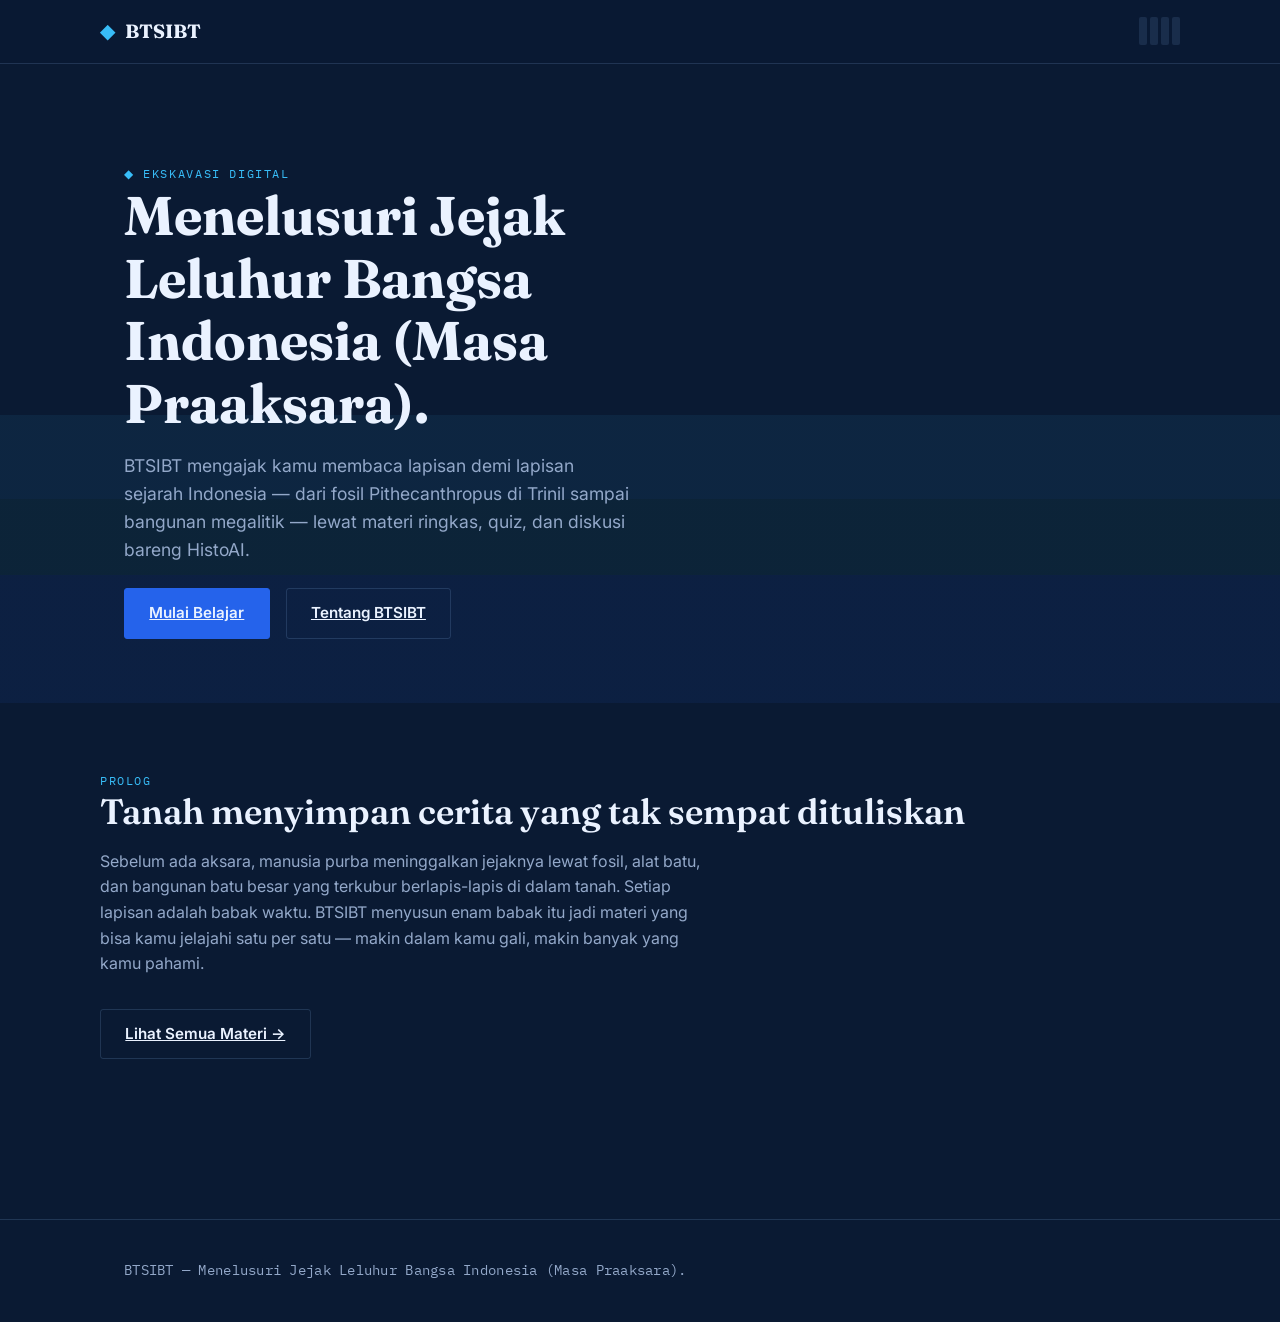
<file: index.html>
<!DOCTYPE html>
<html lang="id">
<head>
<meta charset="UTF-8" />
<meta name="viewport" content="width=device-width, initial-scale=1.0" />
<title>BUKU TEKS SEJARAH INDONESIA BERBASIS IT</title>
<meta name="description" content="Belajar prasejarah Indonesia lewat materi, quiz interaktif, dan HistoAI." />
<link rel="preconnect" href="https://fonts.googleapis.com" />
<link href="https://fonts.googleapis.com/css2?family=Fraunces:wght@600;700&family=Inter:wght@400;500;600&family=IBM+Plex+Mono:wght@400;500&display=swap" rel="stylesheet" />
<link rel="stylesheet" href="assets/css/main.css" />
<link rel="stylesheet" href="assets/css/components.css" />
</head>
<body>
<a class="skip-link" href="#main">Lompat ke konten</a>

<header class="site-header">
  <div class="container site-header__inner">
    <a href="index.html" class="site-header__brand"><span class="mark">◆</span> BTSIBT</a>
    <div class="core-sample" id="coreSample" aria-label="Progres belajar"></div>
  </div>
</header>

<main id="main">
  <section class="hero">
    <div class="hero__strata" aria-hidden="true"></div>
    <div class="container">
      <span class="eyebrow">◆ Ekskavasi Digital</span>
      <h1>Menelusuri Jejak Leluhur Bangsa Indonesia (Masa Praaksara).</h1>
      <p class="hero__lede">BTSIBT mengajak kamu membaca lapisan demi lapisan sejarah Indonesia — dari fosil Pithecanthropus di Trinil sampai bangunan megalitik — lewat materi ringkas, quiz, dan diskusi bareng HistoAI.</p>
      <div class="hero__cta">
        <a href="materi.html" class="btn btn-primary">Mulai Belajar</a>
        <a href="#tentang" class="btn">Tentang BTSIBT</a>
      </div>
    </div>
  </section>

  <section class="container" id="tentang" style="padding: var(--space-5) 0;">
    <span class="eyebrow">Prolog</span>
    <h2>Tanah menyimpan cerita yang tak sempat dituliskan</h2>
    <p style="max-width: 60ch;">Sebelum ada aksara, manusia purba meninggalkan jejaknya lewat fosil, alat batu, dan bangunan batu besar yang terkubur berlapis-lapis di dalam tanah. Setiap lapisan adalah babak waktu. BTSIBT menyusun enam babak itu jadi materi yang bisa kamu jelajahi satu per satu — makin dalam kamu gali, makin banyak yang kamu pahami.</p>
    <a href="materi.html" class="btn" style="margin-top: var(--space-2);">Lihat Semua Materi →</a>
  </section>
</main>

<footer class="site-footer">
  <div class="container">
    <p class="mono">BTSIBT — Menelusuri Jejak Leluhur Bangsa Indonesia (Masa Praaksara).</p>
  </div>
</footer>

<script src="assets/js/progress.js"></script>
<script src="assets/js/router.js"></script>
<script>
  document.addEventListener("DOMContentLoaded", () => window.HistoarRouter.renderCoreSample(null));
</script>
</body>
</html>
</file>
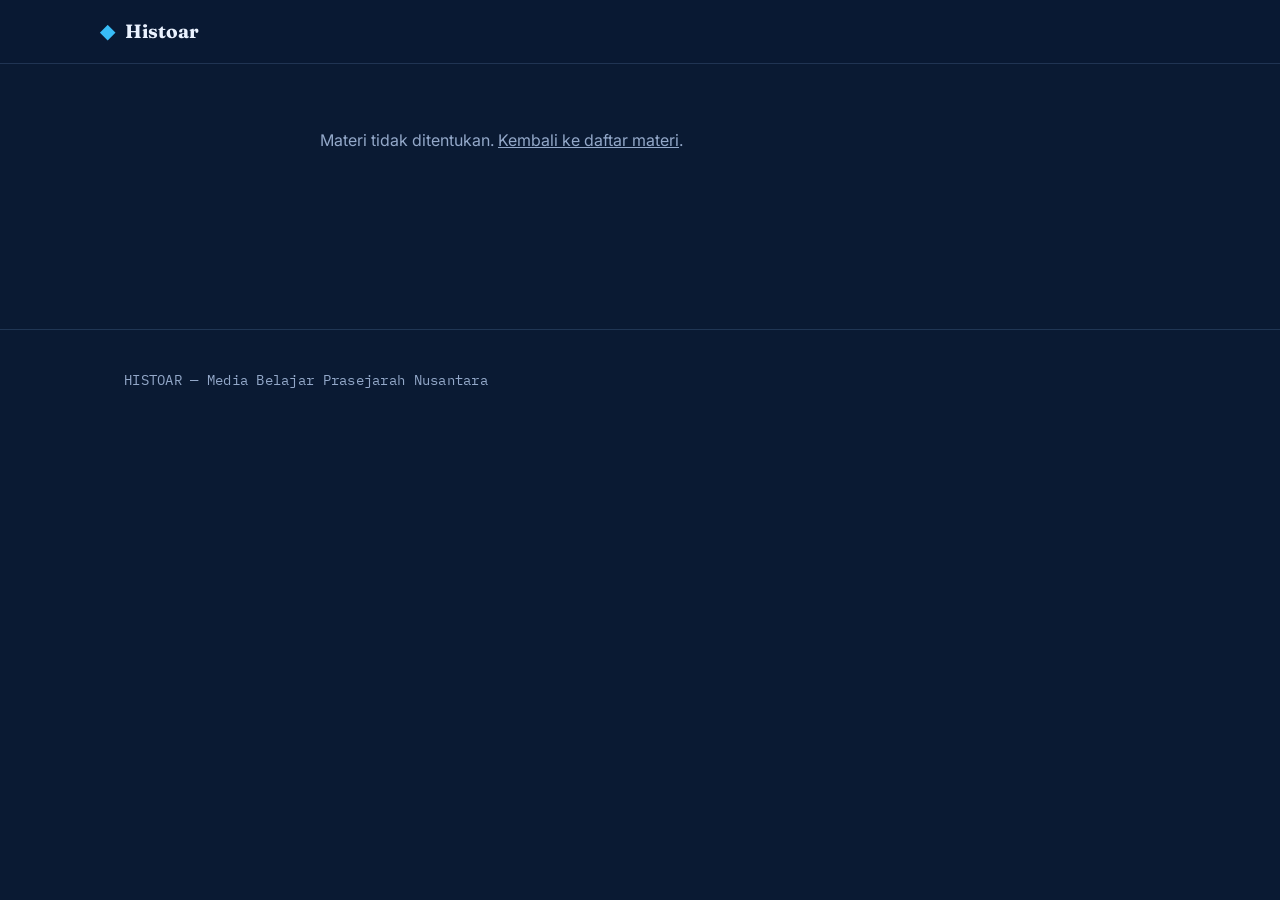
<file: hasil-quiz.html>
<!DOCTYPE html>
<html lang="id">
<head>
<meta charset="UTF-8" />
<meta name="viewport" content="width=device-width, initial-scale=1.0" />
<title>Quiz & HistoAI — Histoar</title>
<link rel="preconnect" href="https://fonts.googleapis.com" />
<link href="https://fonts.googleapis.com/css2?family=Fraunces:wght@600;700&family=Inter:wght@400;500;600&family=IBM+Plex+Mono:wght@400;500&display=swap" rel="stylesheet" />
<link rel="stylesheet" href="assets/css/main.css" />
<link rel="stylesheet" href="assets/css/components.css" />
</head>
<body>
<a class="skip-link" href="#main">Lompat ke konten</a>

<header class="site-header">
  <div class="container site-header__inner">
    <a href="index.html" class="site-header__brand"><span class="mark">◆</span> Histoar</a>
    <div class="core-sample" id="coreSample" aria-label="Progres belajar"></div>
  </div>
</header>

<main id="main" class="container">

  <!-- SECTION 1: QUIZ -->
  <section id="quizSection" class="quiz-panel">
    <div class="quiz-progress mono" id="quizProgress">Soal 1 / 3</div>
    <div class="quiz-question">
      <h3 id="quizQuestion">Memuat soal…</h3>
      <div class="quiz-options" id="quizOptions"></div>
    </div>
    <div class="quiz-nav">
      <button type="button" class="btn btn-primary" id="quizNextBtn" disabled>Lanjut</button>
    </div>
  </section>

  <!-- SECTION 2: HASIL + HistoAI (hidden sampai quiz selesai) -->
  <section id="resultSection" class="result-panel" hidden>
    <span class="eyebrow">Hasil Quiz</span>
    <p class="result-label">Skor Kamu</p>
    <div class="result-score" id="resultScore">0/0</div>

    <section id="chatSection" class="chat-panel" hidden>
      <div class="chat-panel__header">
        <span class="chat-panel__avatar">
          <svg viewBox="0 0 24 24" fill="none" xmlns="http://www.w3.org/2000/svg">
            <path d="M12 2l1.8 5.6L19 9l-5.2 1.4L12 16l-1.8-5.6L5 9l5.2-1.4L12 2z" fill="white"/>
          </svg>
          <span class="chat-panel__status-dot"></span>
        </span>
        <div class="chat-panel__title">
          <strong>HistoAI</strong>
          <span class="chat-panel__subtitle">Pemandu belajar · online</span>
        </div>
      </div>
      <div class="chat-log" id="chatLog"></div>
      <div class="chat-suggestions" id="chatSuggestions">
        <button type="button" class="chat-suggestion">Jelasin lebih simpel</button>
        <button type="button" class="chat-suggestion">Kasih contoh lain</button>
        <button type="button" class="chat-suggestion">Kenapa jawabanku salah?</button>
      </div>
      <div class="chat-input-row">
        <input type="text" id="chatInput" placeholder="Tanya HistoAI soal materi ini..." />
        <button type="button" class="chat-send-btn" id="chatSendBtn" aria-label="Kirim">
          <svg viewBox="0 0 24 24" fill="none" xmlns="http://www.w3.org/2000/svg">
            <path d="M3 11l18-8-8 18-2-8-8-2z" stroke="white" stroke-width="1.8" stroke-linejoin="round" fill="none"/>
          </svg>
        </button>
      </div>
    </section>

    <div style="margin-top: var(--space-4);">
      <a href="#" id="btnLanjutMateri" class="btn btn-primary" disabled>Lanjut ke Materi Berikutnya →</a>
      <p class="gate-note" id="gateNote">Chat dulu dengan HistoAI minimal satu kali untuk membuka materi berikutnya.</p>
    </div>
  </section>

</main>

<footer class="site-footer">
  <div class="container">
    <p class="mono">HISTOAR — Media Belajar Prasejarah Nusantara</p>
  </div>
</footer>

<script src="assets/js/progress.js"></script>
<script src="assets/js/router.js"></script>
<script src="assets/js/quiz-engine.js"></script>
<script src="assets/js/chatbot.js"></script>
<script src="assets/js/quiz-controller.js"></script>
</body>
</html>
</file>
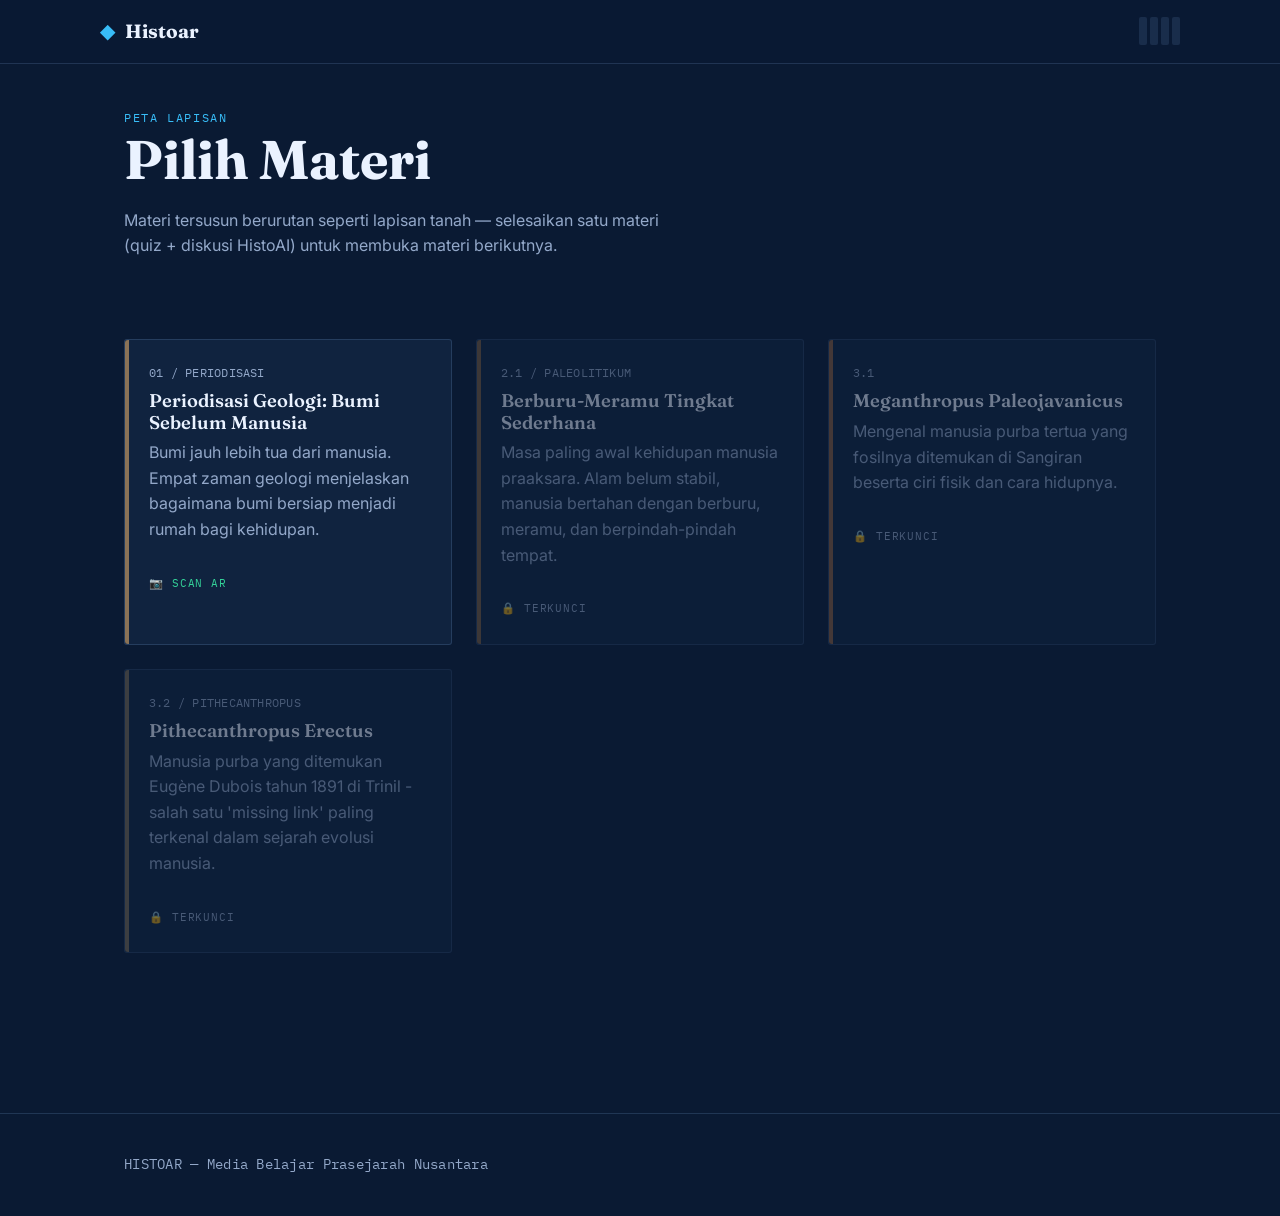
<file: materi.html>
<!DOCTYPE html>
<html lang="id">
<head>
<meta charset="UTF-8" />
<meta name="viewport" content="width=device-width, initial-scale=1.0" />
<title>Pilih Materi — Histoar</title>
<link rel="preconnect" href="https://fonts.googleapis.com" />
<link href="https://fonts.googleapis.com/css2?family=Fraunces:wght@600;700&family=Inter:wght@400;500;600&family=IBM+Plex+Mono:wght@400;500&display=swap" rel="stylesheet" />
<link rel="stylesheet" href="assets/css/main.css" />
<link rel="stylesheet" href="assets/css/components.css" />
</head>
<body>
<a class="skip-link" href="#main">Lompat ke konten</a>

<header class="site-header">
  <div class="container site-header__inner">
    <a href="index.html" class="site-header__brand"><span class="mark">◆</span> Histoar</a>
    <div class="core-sample" id="coreSample" aria-label="Progres belajar"></div>
  </div>
</header>

<main id="main">
  <div class="container">
    <div style="padding-top: var(--space-4);">
      <span class="eyebrow">Peta Lapisan</span>
      <h1>Pilih Materi</h1>
      <p style="max-width: 55ch;">Materi tersusun berurutan seperti lapisan tanah — selesaikan satu materi (quiz + diskusi HistoAI) untuk membuka materi berikutnya.</p>
    </div>
    <div class="materi-grid" id="materiGrid">
      <p>Memuat materi…</p>
    </div>
  </div>
</main>

<footer class="site-footer">
  <div class="container">
    <p class="mono">HISTOAR — Media Belajar Prasejarah Nusantara</p>
  </div>
</footer>

<script src="assets/js/progress.js"></script>
<script src="assets/js/router.js"></script>
<script src="assets/js/materi-loader.js"></script>
<script>
  document.addEventListener("DOMContentLoaded", () => {
    window.HistoarRouter.renderCoreSample(null);
    window.HistoarMateriLoader.renderMateriGrid();
  });
</script>
</body>
</html>
</file>
<file: assets/css/main.css>
/* =========================================================
   HISTOAR — Design Tokens
   Konsep: HistoAI blue — navy gelap dengan aksen biru/cyan,
   senada dengan tampilan chatbot HistoAI.
   ========================================================= */

:root {
  /* Warna */
  --basalt: #0a1a33;
  --basalt-soft: #10233f;
  --bone: #eaf2ff;
  --bone-dim: #93a8c9;
  --rust: #2563eb;
  --rust-bright: #38bdf8;
  --moss: #34d399;
  --clay: #64748b;
  --danger: #ef4444;

  /* Tipografi */
  --font-display: "Fraunces", Georgia, serif;
  --font-body: "Inter", -apple-system, BlinkMacSystemFont, sans-serif;
  --font-mono: "IBM Plex Mono", "Courier New", monospace;

  /* Skala */
  --space-1: 0.5rem;
  --space-2: 1rem;
  --space-3: 1.5rem;
  --space-4: 2.5rem;
  --space-5: 4rem;
  --space-6: 6rem;

  --radius: 3px;
  --border: 1px solid rgba(148, 197, 255, 0.16);
}

* {
  box-sizing: border-box;
}

html {
  scroll-behavior: smooth;
}

body {
  margin: 0;
  background: var(--basalt);
  color: var(--bone);
  font-family: var(--font-body);
  font-size: 16px;
  line-height: 1.6;
  -webkit-font-smoothing: antialiased;
}

h1, h2, h3, h4 {
  font-family: var(--font-display);
  font-weight: 600;
  line-height: 1.15;
  margin: 0 0 var(--space-2);
  color: var(--bone);
}

h1 { font-size: clamp(2.2rem, 5vw, 3.4rem); font-weight: 700; }
h2 { font-size: clamp(1.6rem, 3.5vw, 2.2rem); }
h3 { font-size: 1.3rem; }

p { margin: 0 0 var(--space-2); color: var(--bone-dim); }

a { color: inherit; }

.mono {
  font-family: var(--font-mono);
  letter-spacing: 0.02em;
}

.eyebrow {
  font-family: var(--font-mono);
  font-size: 0.72rem;
  letter-spacing: 0.14em;
  text-transform: uppercase;
  color: var(--rust-bright);
  display: inline-flex;
  align-items: center;
  gap: 0.5em;
}

.container {
  max-width: 1080px;
  margin: 0 auto;
  padding: 0 var(--space-3);
}

/* Focus visibility */
:focus-visible {
  outline: 2px solid var(--rust-bright);
  outline-offset: 3px;
}

@media (prefers-reduced-motion: reduce) {
  * { animation: none !important; transition: none !important; }
}

/* Skip link */
.skip-link {
  position: absolute;
  left: -999px;
  top: 0;
  background: var(--rust);
  color: var(--bone);
  padding: 0.6em 1em;
  z-index: 100;
}
.skip-link:focus { left: var(--space-2); top: var(--space-2); }

img { max-width: 100%; display: block; }

/* Buttons */
.btn {
  font-family: var(--font-body);
  font-weight: 600;
  font-size: 0.95rem;
  padding: 0.8em 1.6em;
  border-radius: var(--radius);
  border: var(--border);
  background: transparent;
  color: var(--bone);
  cursor: pointer;
  transition: background 0.15s ease, border-color 0.15s ease, transform 0.1s ease;
  display: inline-flex;
  align-items: center;
  gap: 0.6em;
}
.btn:hover:not(:disabled) { border-color: var(--rust-bright); transform: translateY(-1px); }
.btn:disabled,
a.btn[disabled] { opacity: 0.4; cursor: not-allowed; pointer-events: none; }

.btn-primary {
  background: var(--rust);
  border-color: var(--rust);
}
.btn-primary:hover:not(:disabled) {
  background: var(--rust-bright);
  border-color: var(--rust-bright);
}

/* =========================================================
   SIGNATURE — Core Sample (sampel bor stratigrafi)
   Menampilkan progres materi sebagai lapisan tanah bertumpuk.
   ========================================================= */
.core-sample {
  display: flex;
  align-items: center;
  gap: 3px;
  height: 28px;
}
.core-sample__layer {
  width: 8px;
  height: 100%;
  border-radius: 2px;
  background: rgba(148, 197, 255, 0.12);
  transition: background 0.3s ease;
  position: relative;
}
.core-sample__layer.is-done {
  background: var(--layer-color, var(--rust));
}
.core-sample__layer.is-current {
  background: var(--layer-color, var(--rust));
  animation: pulse-layer 1.8s ease-in-out infinite;
}
@keyframes pulse-layer {
  0%, 100% { opacity: 1; }
  50% { opacity: 0.55; }
}

/* Site header */
.site-header {
  position: sticky;
  top: 0;
  z-index: 20;
  background: rgba(10, 26, 51, 0.92);
  backdrop-filter: blur(6px);
  border-bottom: var(--border);
}
.site-header__inner {
  display: flex;
  align-items: center;
  justify-content: space-between;
  padding: var(--space-2) 0;
}
.site-header__brand {
  font-family: var(--font-display);
  font-weight: 700;
  font-size: 1.2rem;
  display: flex;
  align-items: center;
  gap: 0.5em;
  text-decoration: none;
}
.site-header__brand span.mark { color: var(--rust-bright); }

.site-footer {
  border-top: var(--border);
  padding: var(--space-4) 0;
  margin-top: var(--space-6);
}
.site-footer p { font-size: 0.85rem; margin: 0; }
</file>
<file: assets/css/components.css>
/* =========================================================
   HISTOAR — Components
   ========================================================= */

/* ---- Hero ---- */
.hero {
  padding: var(--space-6) 0 var(--space-5);
  position: relative;
  overflow: hidden;
}
.hero__strata {
  position: absolute;
  inset: 0;
  z-index: -1;
  opacity: 0.5;
  background:
    linear-gradient(180deg,
      transparent 0%, transparent 55%,
      rgba(56, 189, 248, 0.14) 55%, rgba(56, 189, 248, 0.14) 68%,
      rgba(52, 211, 153, 0.10) 68%, rgba(52, 211, 153, 0.10) 80%,
      rgba(37, 99, 235, 0.16) 80%, rgba(37, 99, 235, 0.16) 100%);
}
.hero h1 { max-width: 14ch; }
.hero__lede { max-width: 46ch; font-size: 1.1rem; }
.hero__cta { display: flex; gap: var(--space-2); margin-top: var(--space-3); flex-wrap: wrap; }

/* ---- Materi grid (materi.html) ---- */
.materi-grid {
  display: grid;
  grid-template-columns: repeat(auto-fill, minmax(260px, 1fr));
  gap: var(--space-3);
  padding: var(--space-5) 0;
}
.materi-card {
  border: var(--border);
  border-radius: var(--radius);
  padding: var(--space-3);
  background: var(--basalt-soft);
  position: relative;
  text-decoration: none;
  display: block;
  transition: border-color 0.2s ease, transform 0.15s ease;
}
.materi-card::before {
  content: "";
  position: absolute;
  left: 0; top: 0; bottom: 0;
  width: 4px;
  background: var(--layer-color, var(--rust));
  border-radius: var(--radius) 0 0 var(--radius);
}
.materi-card:hover { border-color: var(--layer-color, var(--rust-bright)); transform: translateY(-2px); }
.materi-card.is-locked { opacity: 0.45; cursor: not-allowed; pointer-events: none; }
.materi-card__code {
  font-family: var(--font-mono);
  font-size: 0.72rem;
  color: var(--bone-dim);
  display: block;
  margin-bottom: var(--space-1);
}
.materi-card__title { font-size: 1.15rem; margin-bottom: 0.4em; }
.materi-card__status {
  font-family: var(--font-mono);
  font-size: 0.7rem;
  text-transform: uppercase;
  letter-spacing: 0.08em;
  color: var(--moss);
  margin-top: var(--space-2);
  display: inline-block;
}
.materi-card__status.locked { color: var(--bone-dim); }

/* ---- Materi detail ---- */
.materi-detail__body { max-width: 68ch; padding: var(--space-4) 0 var(--space-5); }
.materi-detail__section { margin-bottom: var(--space-4); }
.materi-detail__section h3 { color: var(--rust-bright); }
.materi-detail__nav {
  display: flex;
  justify-content: space-between;
  padding: var(--space-3) 0 var(--space-5);
  border-top: var(--border);
}

/* ---- Quiz section ---- */
.quiz-panel { padding: var(--space-5) 0; max-width: 640px; margin: 0 auto; }
.quiz-progress {
  font-family: var(--font-mono);
  font-size: 0.8rem;
  color: var(--bone-dim);
  margin-bottom: var(--space-2);
}
.quiz-question h3 { margin-bottom: var(--space-3); }
.quiz-options { display: grid; gap: 0.7em; margin-bottom: var(--space-4); }
.quiz-option {
  border: var(--border);
  border-radius: var(--radius);
  padding: 0.9em 1.1em;
  background: var(--basalt-soft);
  cursor: pointer;
  text-align: left;
  color: var(--bone);
  font-family: var(--font-body);
  font-size: 1rem;
  transition: border-color 0.15s ease, background 0.15s ease;
}
.quiz-option:hover { border-color: var(--rust-bright); }
.quiz-option.selected { border-color: var(--rust); background: rgba(37, 99, 235, 0.16); }
.quiz-option.correct { border-color: var(--moss); background: rgba(52, 211, 153, 0.16); }
.quiz-option.incorrect { border-color: var(--danger); background: rgba(239, 68, 68, 0.16); }
.quiz-option:disabled { cursor: default; }

.quiz-nav { display: flex; justify-content: flex-end; }

/* ---- Result panel ---- */
.result-panel {
  padding: var(--space-5) var(--space-3);
  max-width: 640px;
  margin: 0 auto;
  text-align: center;
  border-radius: 22px;
  background: linear-gradient(165deg, #0d1b3a 0%, #123152 55%, #0a2740 100%);
  border: 1px solid rgba(120, 200, 255, 0.16);
  box-shadow: 0 24px 70px rgba(0, 0, 0, 0.4), inset 0 1px 0 rgba(255, 255, 255, 0.04);
}
.result-panel .eyebrow { color: #38bdf8; }
.result-score {
  font-family: var(--font-display);
  font-size: clamp(3rem, 10vw, 4.5rem);
  font-weight: 700;
  margin: var(--space-2) 0;
  background: linear-gradient(135deg, #38bdf8, #818cf8);
  -webkit-background-clip: text;
  background-clip: text;
  color: transparent;
}
.result-label {
  font-family: var(--font-mono);
  font-size: 0.8rem;
  color: rgba(230, 241, 255, 0.55);
  text-transform: uppercase;
  letter-spacing: 0.1em;
}
.result-panel .btn-primary {
  background: linear-gradient(135deg, #2563eb, #22d3ee);
  border: none;
}
.result-panel .btn-primary:hover:not(:disabled) { filter: brightness(1.12); }
.result-panel .gate-note { color: rgba(230, 241, 255, 0.5); }

/* ---- Chatbot (HistoAI) section ---- */
.chat-panel {
  max-width: 100%;
  margin: var(--space-4) 0 0;
  border-radius: 16px;
  background: rgba(255, 255, 255, 0.035);
  border: 1px solid rgba(120, 200, 255, 0.14);
  overflow: hidden;
  text-align: left;
}
.chat-panel__header {
  padding: var(--space-2) var(--space-3);
  border-bottom: 1px solid rgba(120, 200, 255, 0.12);
  display: flex;
  align-items: center;
  gap: 0.75em;
}
.chat-panel__header strong { color: #f2f7ff; font-size: 1.02rem; }
.chat-panel__avatar {
  position: relative;
  width: 38px;
  height: 38px;
  border-radius: 50%;
  flex-shrink: 0;
  background: linear-gradient(135deg, #22d3ee, #3b82f6);
  display: flex;
  align-items: center;
  justify-content: center;
  box-shadow: 0 0 0 3px rgba(34, 211, 238, 0.15);
}
.chat-panel__avatar svg { width: 18px; height: 18px; }
.chat-panel__status-dot {
  position: absolute;
  right: -2px;
  bottom: -2px;
  width: 10px;
  height: 10px;
  border-radius: 50%;
  background: #34d399;
  border: 2px solid #0d1b3a;
  box-shadow: 0 0 6px rgba(52, 211, 153, 0.7);
}
.chat-panel__title { display: flex; flex-direction: column; line-height: 1.25; }
.chat-panel__subtitle {
  font-family: var(--font-mono);
  font-size: 0.72rem;
  color: rgba(230, 241, 255, 0.5);
}
/* dot lama masih dipakai fallback kalau markup belum di-update */
.chat-panel__header > .dot {
  width: 8px;
  height: 8px;
  border-radius: 50%;
  background: #34d399;
}
.chat-log {
  padding: var(--space-3);
  display: flex;
  flex-direction: column;
  gap: var(--space-2);
  max-height: 360px;
  overflow-y: auto;
}
.chat-msg {
  max-width: 82%;
  padding: 0.75em 1.05em;
  border-radius: 16px;
  font-size: 0.95rem;
  line-height: 1.55;
}
.chat-msg strong { font-weight: 600; }
.chat-msg em { font-style: italic; }
.chat-msg.bot {
  background: rgba(148, 197, 255, 0.09);
  border: 1px solid rgba(148, 197, 255, 0.12);
  color: #e6f1ff;
  align-self: flex-start;
  border-bottom-left-radius: 4px;
}
.chat-msg.user {
  background: linear-gradient(135deg, #2563eb, #0ea5e9);
  color: #fff;
  align-self: flex-end;
  border-bottom-right-radius: 4px;
}
.chat-suggestions {
  display: flex;
  flex-wrap: wrap;
  gap: 0.5em;
  padding: 0 var(--space-3) var(--space-2);
}
.chat-suggestion {
  font-family: var(--font-body);
  font-size: 0.78rem;
  color: #cfe6ff;
  background: rgba(148, 197, 255, 0.08);
  border: 1px solid rgba(148, 197, 255, 0.18);
  border-radius: 999px;
  padding: 0.45em 0.9em;
  cursor: pointer;
  transition: border-color 0.15s ease, background 0.15s ease;
}
.chat-suggestion:hover { border-color: #38bdf8; background: rgba(56, 189, 248, 0.12); }
.chat-input-row {
  display: flex;
  align-items: center;
  gap: 0.6em;
  padding: var(--space-2) var(--space-3) var(--space-3);
  border-top: 1px solid rgba(120, 200, 255, 0.1);
}
.chat-input-row input {
  flex: 1;
  background: rgba(255, 255, 255, 0.05);
  border: 1px solid rgba(148, 197, 255, 0.16);
  border-radius: 999px;
  padding: 0.75em 1.2em;
  color: #e6f1ff;
  font-family: var(--font-body);
}
.chat-input-row input::placeholder { color: rgba(230, 241, 255, 0.4); }
.chat-input-row input:focus {
  border-color: #38bdf8;
  outline: none;
  box-shadow: 0 0 0 3px rgba(56, 189, 248, 0.15);
}
.chat-send-btn {
  width: 42px;
  height: 42px;
  border-radius: 50%;
  background: linear-gradient(135deg, #2563eb, #22d3ee);
  border: none;
  color: #fff;
  display: flex;
  align-items: center;
  justify-content: center;
  cursor: pointer;
  flex-shrink: 0;
  transition: transform 0.15s ease, filter 0.15s ease;
}
.chat-send-btn svg { width: 18px; height: 18px; }
.chat-send-btn:hover:not(:disabled) { transform: scale(1.06); filter: brightness(1.1); }
.chat-send-btn:disabled { opacity: 0.5; cursor: not-allowed; }

.gate-note {
  font-family: var(--font-mono);
  font-size: 0.75rem;
  color: var(--bone-dim);
  margin-top: var(--space-2);
}

[hidden] { display: none !important; }

/* ---- AR mode (materi-detail.html) ---- */
body.ar-mode {
  margin: 0;
  overflow: hidden;
  background: #000;
}
#arRoot {
  position: fixed;
  inset: 0;
  --ar-panel-height: 48vh; /* dipakai bareng oleh .ar-panel dan posisi kontrol, biar sinkron kalau angka ini berubah */
}

.ar-topbar {
  position: absolute;
  top: 0; left: 0; right: 0;
  z-index: 20;
  display: flex;
  align-items: center;
  gap: var(--space-2);
  padding: var(--space-2) var(--space-3);
  background: linear-gradient(180deg, rgba(0,0,0,0.65), transparent);
}
.ar-back {
  color: var(--bone);
  text-decoration: none;
  font-family: var(--font-mono);
  font-size: 0.85rem;
  background: rgba(10, 26, 51, 0.6);
  padding: 0.4em 0.8em;
  border-radius: var(--radius);
  border: var(--border);
  white-space: nowrap;
}
.ar-topbar__title {
  color: var(--bone);
  font-size: 1rem;
  margin: 0;
  font-family: var(--font-body);
  font-weight: 600;
  overflow: hidden;
  text-overflow: ellipsis;
  white-space: nowrap;
}

.ar-scene-root, .ar-scene-root a-scene {
  position: absolute;
  inset: 0;
  width: 100%;
  height: 100%;
  touch-action: none; /* biar drag jari buat muter model gak ke-tangkep sbg scroll/zoom browser */
}

.ar-view-controls {
  position: absolute;
  bottom: calc(var(--ar-panel-height) + var(--space-3) + var(--space-2));
  right: var(--space-3);
  z-index: 22;
  display: flex;
  flex-direction: column;
  gap: 0.5em;
}
.ar-view-controls button {
  width: 44px;
  height: 44px;
  border-radius: 50%;
  background: rgba(10, 26, 51, 0.8);
  border: var(--border);
  color: var(--bone);
  font-size: 1.1rem;
  cursor: pointer;
}
.ar-view-controls button:hover { border-color: var(--rust-bright); }

.ar-copy-toast {
  position: absolute;
  top: var(--space-3);
  left: 50%;
  transform: translateX(-50%);
  z-index: 40;
  background: var(--moss);
  color: #052e21;
  font-family: var(--font-mono);
  font-size: 0.75rem;
  padding: 0.5em 1em;
  border-radius: var(--radius);
  max-width: 90vw;
  word-break: break-all;
}

.ar-scan-hint {
  position: absolute;
  bottom: var(--space-4);
  left: 50%;
  transform: translateX(-50%);
  z-index: 15;
  background: rgba(10, 26, 51, 0.75);
  border: var(--border);
  border-radius: var(--radius);
  padding: 0.6em 1.2em;
  color: var(--bone-dim);
  font-size: 0.8rem;
}

.ar-blocked {
  position: relative;
  z-index: 25;
  color: var(--bone);
  padding: var(--space-5) var(--space-3);
  text-align: center;
}
.ar-blocked a { color: var(--rust-bright); }

.ar-panel {
  position: absolute;
  left: 50%;
  bottom: var(--space-3);
  transform: translateX(-50%);
  z-index: 30;
  width: min(92vw, 480px);
  max-height: var(--ar-panel-height); /* diperkecil dari 70vh biar model 3D di atasnya tetep keliatan */
  overflow-y: auto;
  background: rgba(10, 26, 51, 0.94);
  border: var(--border);
  border-radius: var(--radius);
  padding: var(--space-3);
}
.ar-panel__head {
  display: flex;
  justify-content: space-between;
  align-items: flex-start;
  gap: var(--space-2);
  margin-bottom: var(--space-2);
}
.ar-panel__head h2 {
  font-size: 1.1rem;
  margin: 0;
  color: var(--rust-bright);
}
.ar-panel__close {
  background: var(--rust);
  color: var(--bone);
  border: none;
  border-radius: 50%;
  width: 28px;
  height: 28px;
  line-height: 1;
  cursor: pointer;
  flex-shrink: 0;
}
.ar-hotspot-row {
  display: flex;
  flex-wrap: nowrap;
  overflow-x: auto;
  gap: 0.5em;
  margin-bottom: var(--space-2);
  padding-bottom: 0.3em; /* ruang buat scrollbar tipis biar gak nempel teks */
  scrollbar-width: thin;
}
.ar-hotspot-pill {
  flex: 0 0 auto; /* gak nyusut/ngestretch, biar scroll rapi */
  background: var(--basalt);
  border: var(--border);
  color: var(--bone);
  border-radius: 999px;
  padding: 0.4em 0.9em;
  font-size: 0.85rem;
  cursor: pointer;
  font-family: var(--font-body);
  white-space: nowrap;
}
.ar-hotspot-pill:hover { border-color: var(--rust-bright); }
.ar-hotspot-pill.is-active {
  background: var(--rust);
  border-color: var(--rust);
}
.ar-hotspot-pill:disabled {
  opacity: 0.35;
  cursor: not-allowed;
  pointer-events: none;
}
.ar-panel__desc {
  font-size: 0.92rem;
  line-height: 1.5;
  color: var(--bone);
  margin-bottom: var(--space-1);

  display: -webkit-box;
  -webkit-line-clamp: 3;
  -webkit-box-orient: vertical;
  overflow: hidden;
}
.ar-panel__desc.is-expanded {
  display: block;
  -webkit-line-clamp: unset;
  overflow: visible;
}
.ar-desc-toggle {
  background: none;
  border: none;
  color: var(--rust-bright);
  font-family: var(--font-mono);
  font-size: 0.78rem;
  padding: 0;
  margin-bottom: var(--space-2);
  cursor: pointer;
  display: block;
}
.ar-progress-dots {
  display: flex;
  gap: 0.4em;
  margin-bottom: var(--space-3);
}
.ar-dot {
  width: 8px;
  height: 8px;
  border-radius: 50%;
  background: var(--bone-dim);
  opacity: 0.4;
}
.ar-dot.is-visited {
  background: var(--moss);
  opacity: 1;
}
.ar-gate-btn { width: 100%; justify-content: center; }

.ar-hotspot-pill.is-visited-pill:not(.is-active) {
  border-color: var(--moss);
}

.ar-reopen-btn {
  position: absolute;
  bottom: var(--space-4);
  right: var(--space-3);
  z-index: 25;
  width: 52px;
  height: 52px;
  border-radius: 50%;
  background: var(--rust);
  border: none;
  color: var(--bone);
  font-size: 1.4rem;
  cursor: pointer;
  box-shadow: 0 4px 14px rgba(0,0,0,0.4);
}

/* Sekali target udah ke-lock (pernah kedeteksi), sembunyiin UI "scanning"
   bawaan MindAR (kotak sudut putih) biar gak bikin bingung siswa. */
body.ar-locked-in [class*="mindar-ui"] {
  display: none !important;
}

/* Sembunyiin tombol "Enter VR / Enter AR / Fullscreen" bawaan A-Frame -
   attribute vr-mode-ui="enabled: false" kadang gak cukup, jadi dipaksa
   lewat CSS juga sesuai rekomendasi dokumentasi A-Frame sendiri. */
.a-enter-vr,
.a-enter-ar,
.a-orientation-modal,
[class^="a-enter-"] {
  display: none !important;
}

/* =========================================================
   AR MOVE CONTROLS (KIRI)
   ========================================================= */

.ar-move-controls{
  position:absolute;

  bottom:calc(var(--ar-panel-height) + var(--space-3) + var(--space-2));
  left:var(--space-3);

  z-index:22;

  display:flex;
  flex-direction:column;

  gap:.55rem;
}

.ar-move-controls button{

  width:44px;
  height:44px;

  border-radius:50%;

  background:rgba(28,24,20,.80);

  border:var(--border);

  color:var(--bone);

  font-size:1.05rem;

  cursor:pointer;

  transition:
    border-color .2s,
    transform .15s,
    background .2s;
}

.ar-move-controls button:hover{

  border-color:var(--rust-bright);

  transform:scale(1.05);

}

.ar-move-controls button:active{

  transform:scale(.95);

}

.ar-move-controls button:disabled{

  opacity:.35;

  cursor:not-allowed;

  pointer-events:none;

}
</file>
